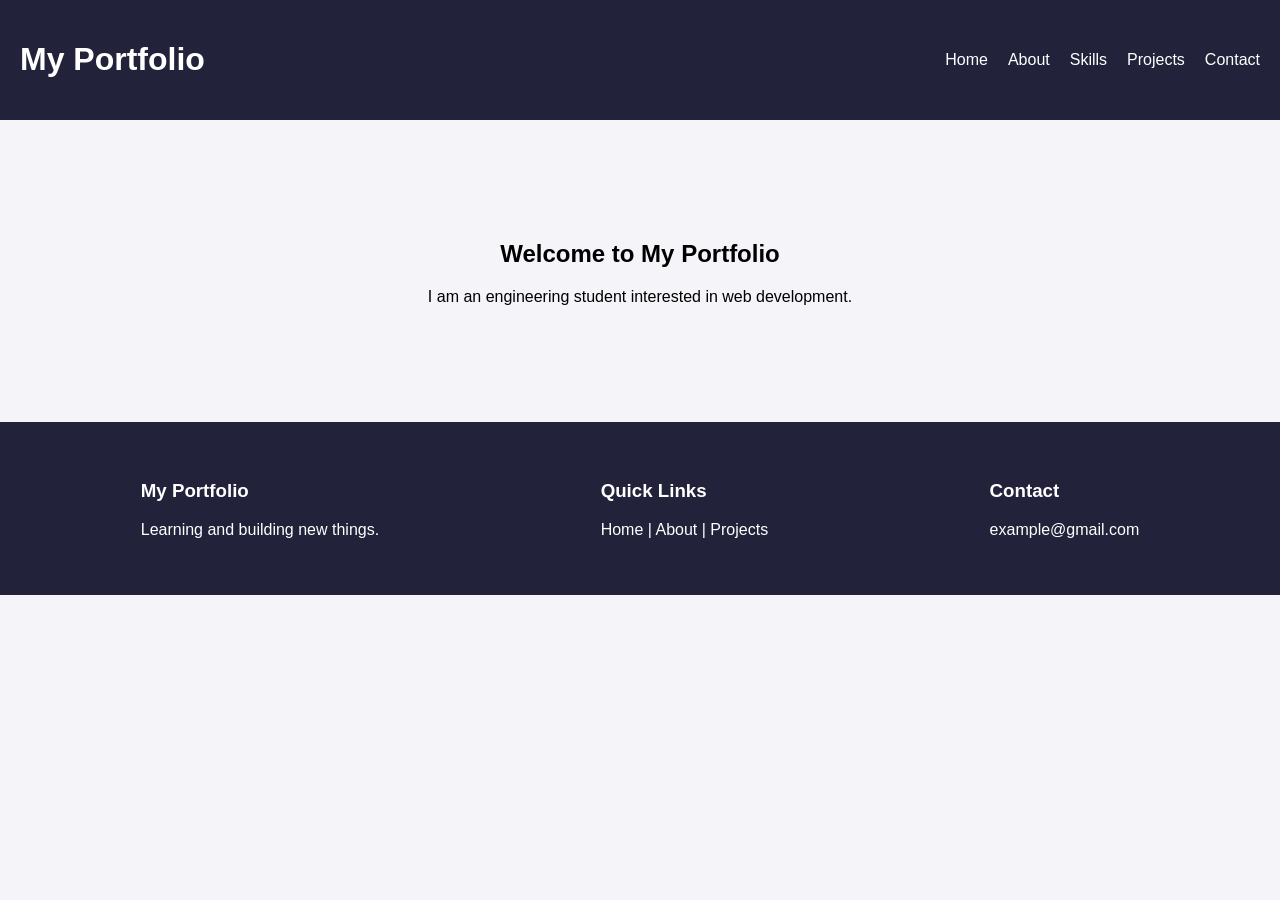
<file: P10-Portfolio-Header-Footer-Flexbox/index.html>
<!DOCTYPE html>
<html>
<head>
    <title>Portfolio Header Footer</title>
    <link rel="stylesheet" href="style.css">
</head>

<body>

    <header>
        <h1>My Portfolio</h1>

        <nav>
            <a href="#">Home</a>
            <a href="#">About</a>
            <a href="#">Skills</a>
            <a href="#">Projects</a>
            <a href="#">Contact</a>
        </nav>
    </header>

    <main>
        <h2>Welcome to My Portfolio</h2>
        <p>I am an engineering student interested in web development.</p>
    </main>

    <footer>
        <div>
            <h3>My Portfolio</h3>
            <p>Learning and building new things.</p>
        </div>

        <div>
            <h3>Quick Links</h3>
            <p>Home | About | Projects</p>
        </div>

        <div>
            <h3>Contact</h3>
            <p>example@gmail.com</p>
        </div>
    </footer>

</body>
</html>
</file>
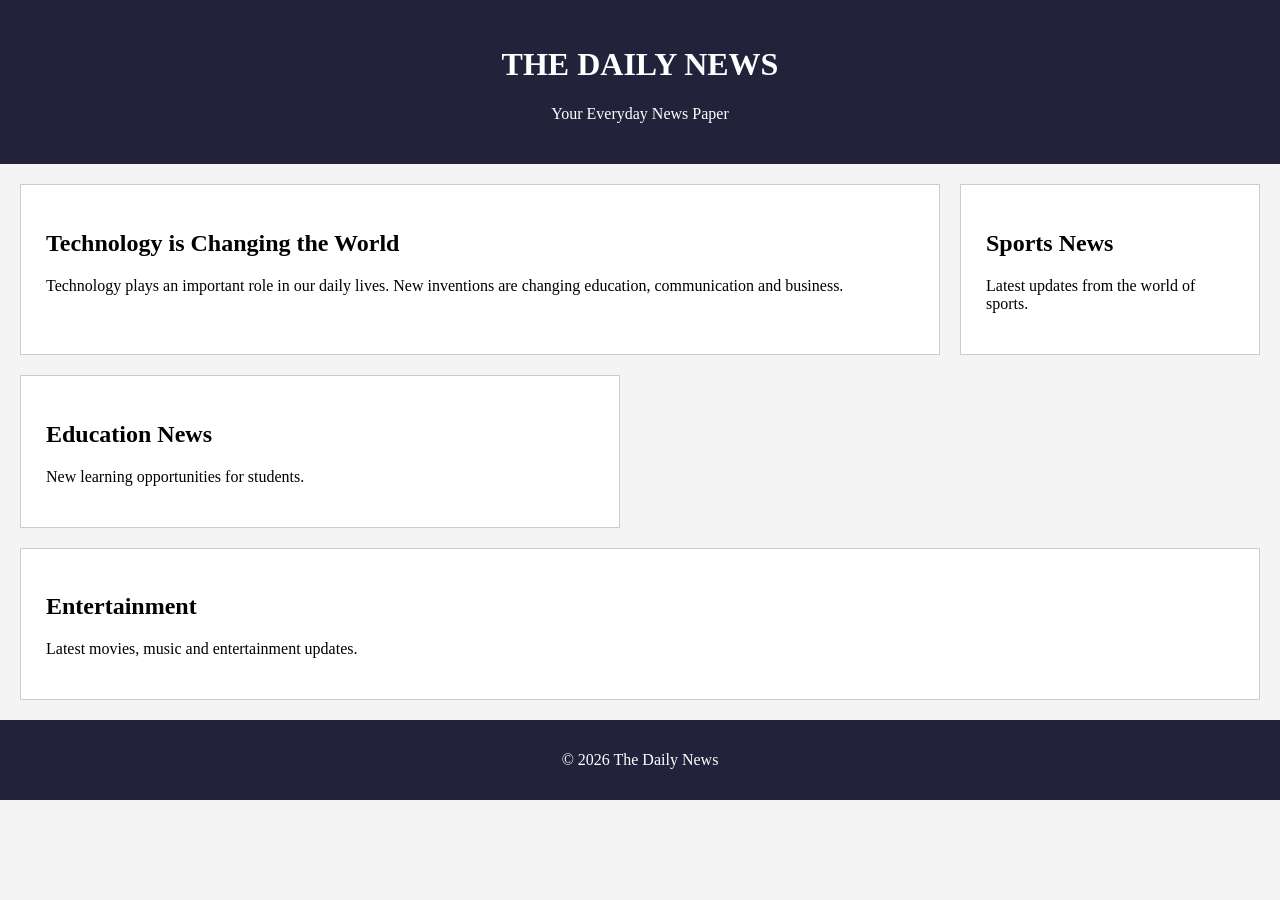
<file: P11-Newspaper-Three-Column-Grid/index.html>
<!DOCTYPE html>
<html>
<head>
    <title>Daily News</title>
    <link rel="stylesheet" href="style.css">
</head>

<body>

    <header>
        <h1>THE DAILY NEWS</h1>
        <p>Your Everyday News Paper</p>
    </header>

    <main class="container">

        <section class="main-news">
            <h2>Technology is Changing the World</h2>
            <p>
                Technology plays an important role in our daily lives.
                New inventions are changing education, communication
                and business.
            </p>
        </section>

        <section class="side-news">
            <h2>Sports News</h2>
            <p>Latest updates from the world of sports.</p>
        </section>

        <section class="third-news">
            <h2>Education News</h2>
            <p>New learning opportunities for students.</p>
        </section>

        <section class="bottom-news">
            <h2>Entertainment</h2>
            <p>Latest movies, music and entertainment updates.</p>
        </section>

    </main>

    <footer>
        <p>© 2026 The Daily News</p>
    </footer>

</body>
</html>
</file>
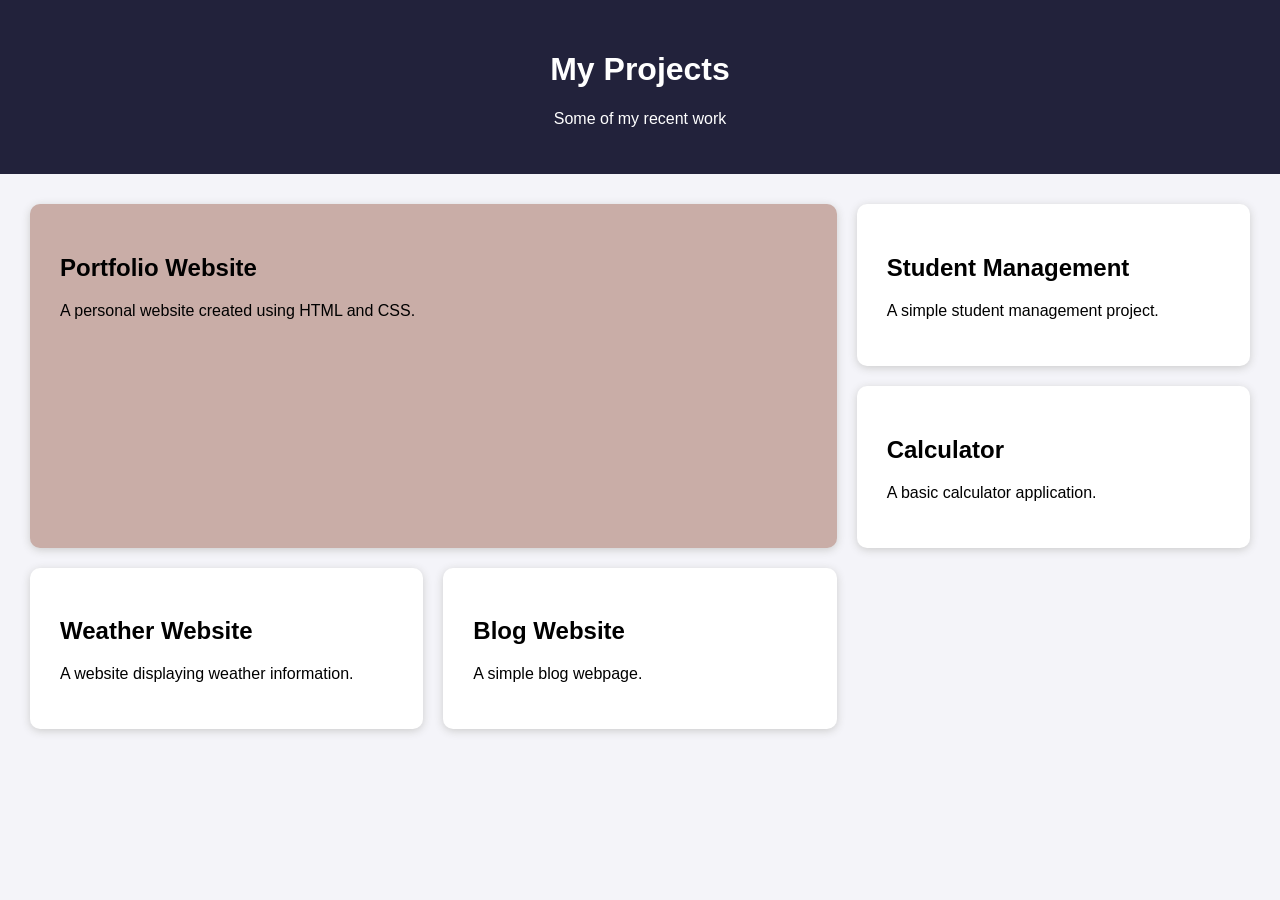
<file: P12-Portfolio-Projects-Advanced-Grid/index.html>
<!DOCTYPE html>
<html>
<head>
    <title>My Projects</title>
    <link rel="stylesheet" href="style.css">
</head>

<body>

    <header>
        <h1>My Projects</h1>
        <p>Some of my recent work</p>
    </header>

    <main class="project-grid">

        <div class="project featured">
            <h2>Portfolio Website</h2>
            <p>A personal website created using HTML and CSS.</p>
        </div>

        <div class="project">
            <h2>Student Management</h2>
            <p>A simple student management project.</p>
        </div>

        <div class="project">
            <h2>Calculator</h2>
            <p>A basic calculator application.</p>
        </div>

        <div class="project">
            <h2>Weather Website</h2>
            <p>A website displaying weather information.</p>
        </div>

        <div class="project">
            <h2>Blog Website</h2>
            <p>A simple blog webpage.</p>
        </div>

    </main>

</body>
</html>
</file>
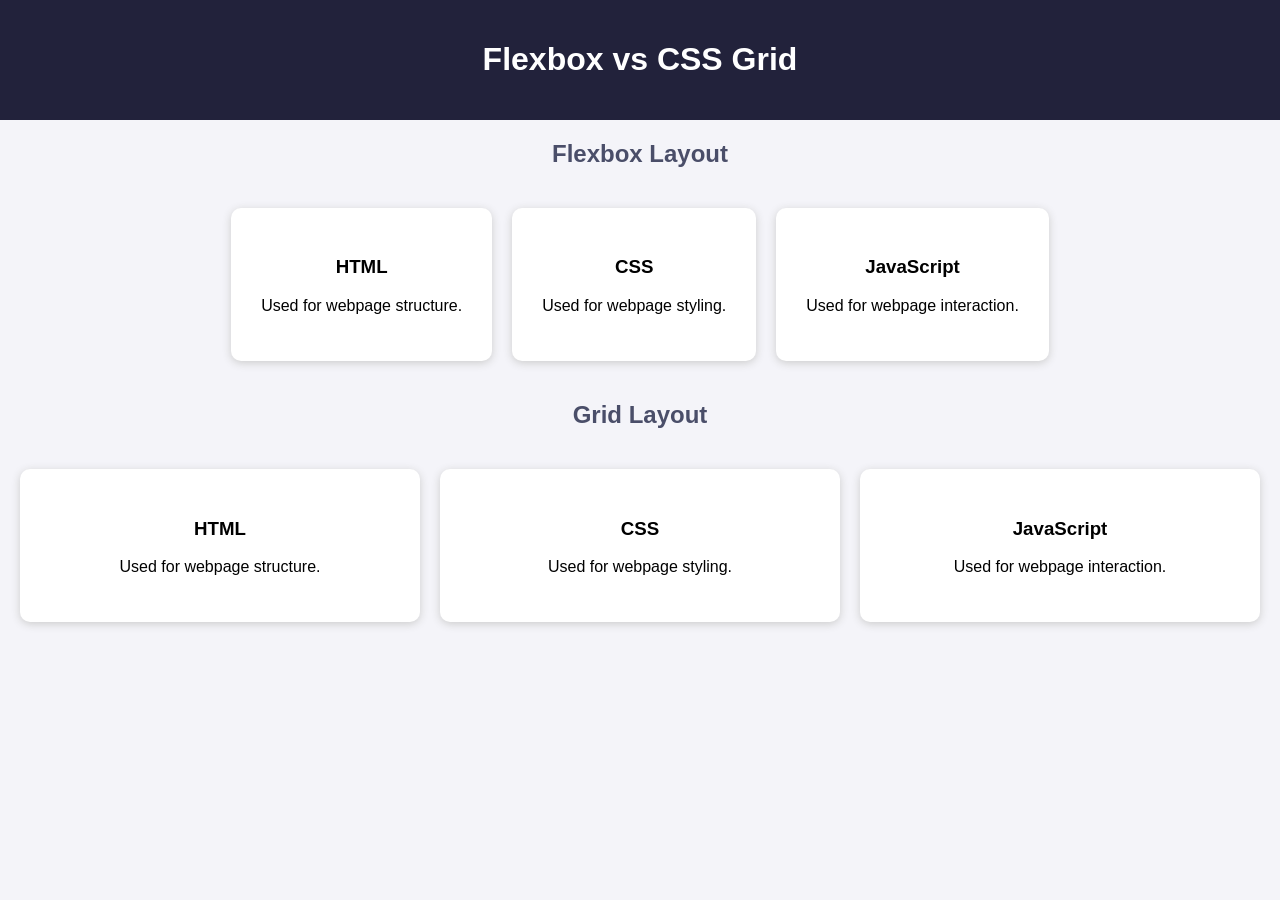
<file: P13-Flexbox-or-Grid-Shared-Layout/index.html>
<!DOCTYPE html>
<html>
<head>
    <title>Flexbox vs Grid</title>
    <link rel="stylesheet" href="style.css">
</head>

<body>

    <header>
        <h1>Flexbox vs CSS Grid</h1>
    </header>

    <h2>Flexbox Layout</h2>

    <div class="flex-container">

        <div class="card">
            <h3>HTML</h3>
            <p>Used for webpage structure.</p>
        </div>

        <div class="card">
            <h3>CSS</h3>
            <p>Used for webpage styling.</p>
        </div>

        <div class="card">
            <h3>JavaScript</h3>
            <p>Used for webpage interaction.</p>
        </div>

    </div>

    <h2>Grid Layout</h2>

    <div class="grid-container">

        <div class="card">
            <h3>HTML</h3>
            <p>Used for webpage structure.</p>
        </div>

        <div class="card">
            <h3>CSS</h3>
            <p>Used for webpage styling.</p>
        </div>

        <div class="card">
            <h3>JavaScript</h3>
            <p>Used for webpage interaction.</p>
        </div>

    </div>

</body>
</html>
</file>
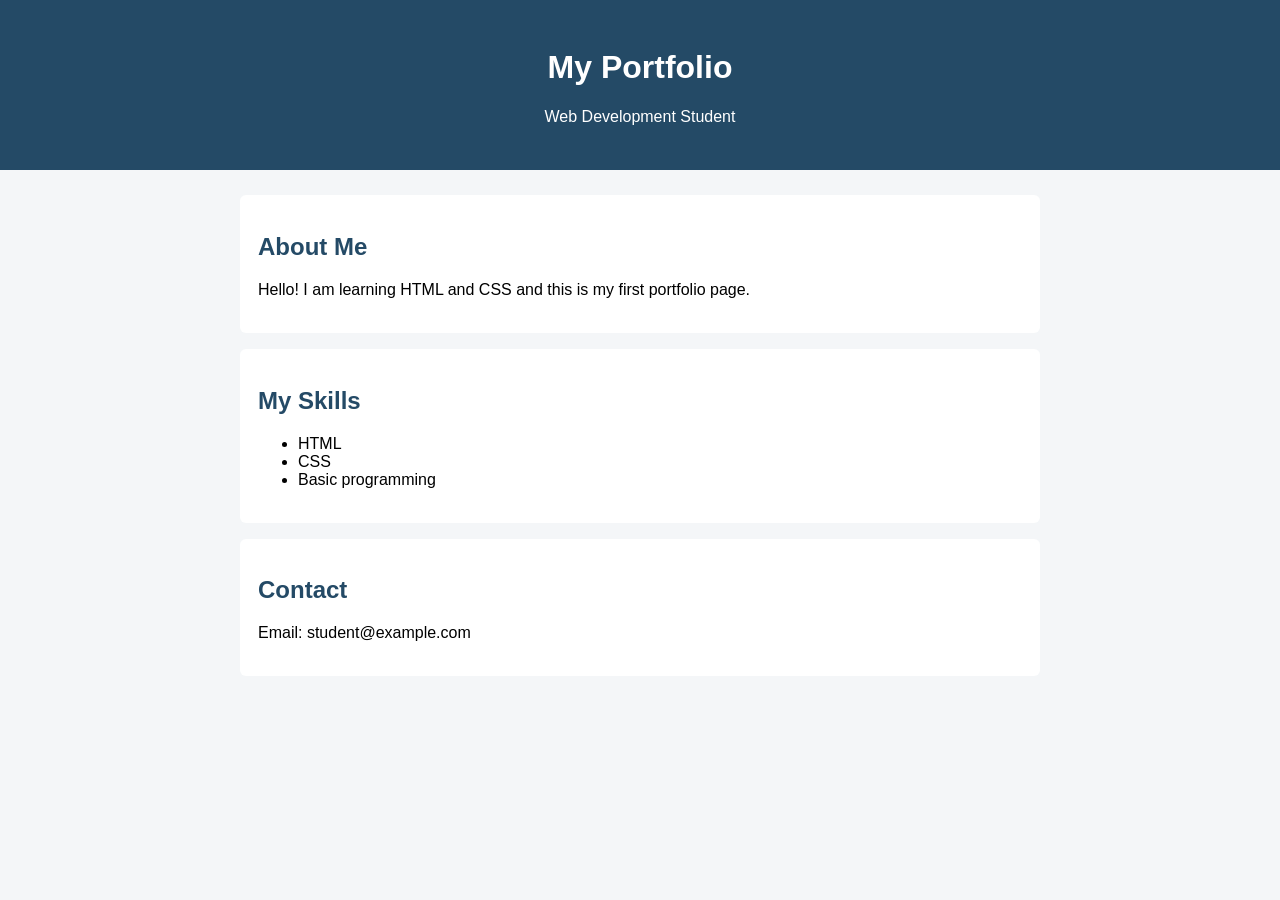
<file: P2-Portfolio-Repository/index.html>
<!DOCTYPE html>
<html lang="en">
<head>
  <meta charset="UTF-8">
  <title>My Portfolio</title>
  <link rel="stylesheet" href="style.css">
</head>
<body>
  <header>
    <h1>My Portfolio</h1>
    <p>Web Development Student</p>
  </header>
  <main>
    <section>
      <h2>About Me</h2>
      <p>Hello! I am learning HTML and CSS and this is my first portfolio page.</p>
    </section>
    <section>
      <h2>My Skills</h2>
      <ul><li>HTML</li><li>CSS</li><li>Basic programming</li></ul>
    </section>
    <section>
      <h2>Contact</h2>
      <p>Email: student@example.com</p>
    </section>
  </main>
</body>
</html>
</file>
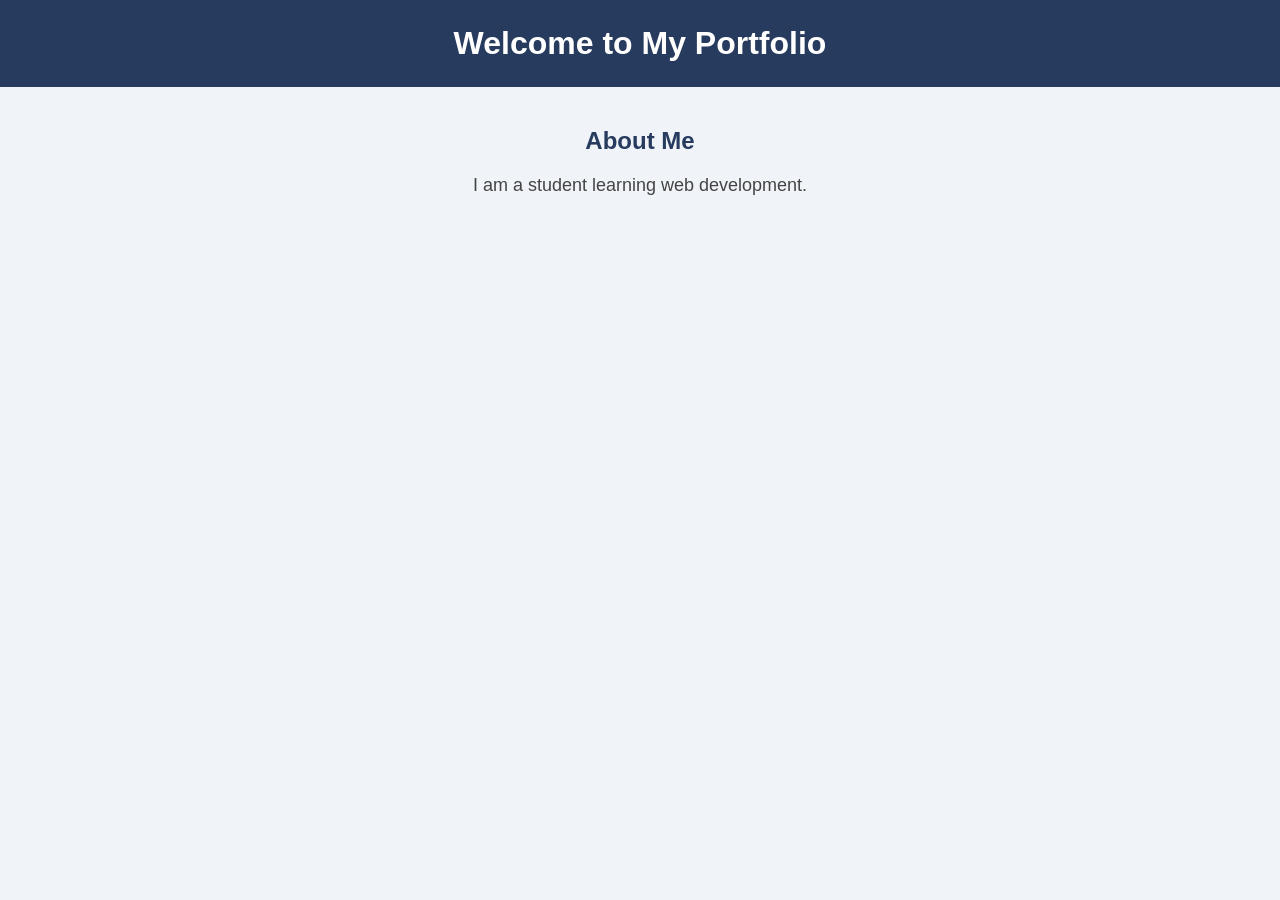
<file: P3-Feature-Branch-Workflow/index.html>
<!DOCTYPE html>
<html>
<head>
    <title>My Portfolio</title>
    <link rel="stylesheet" href="style.css">
</head>
<body>

    <h1>Welcome to My Portfolio</h1>

    <h2>About Me</h2>
    <p>I am a student learning web development.</p>

</body>
</html>
</file>
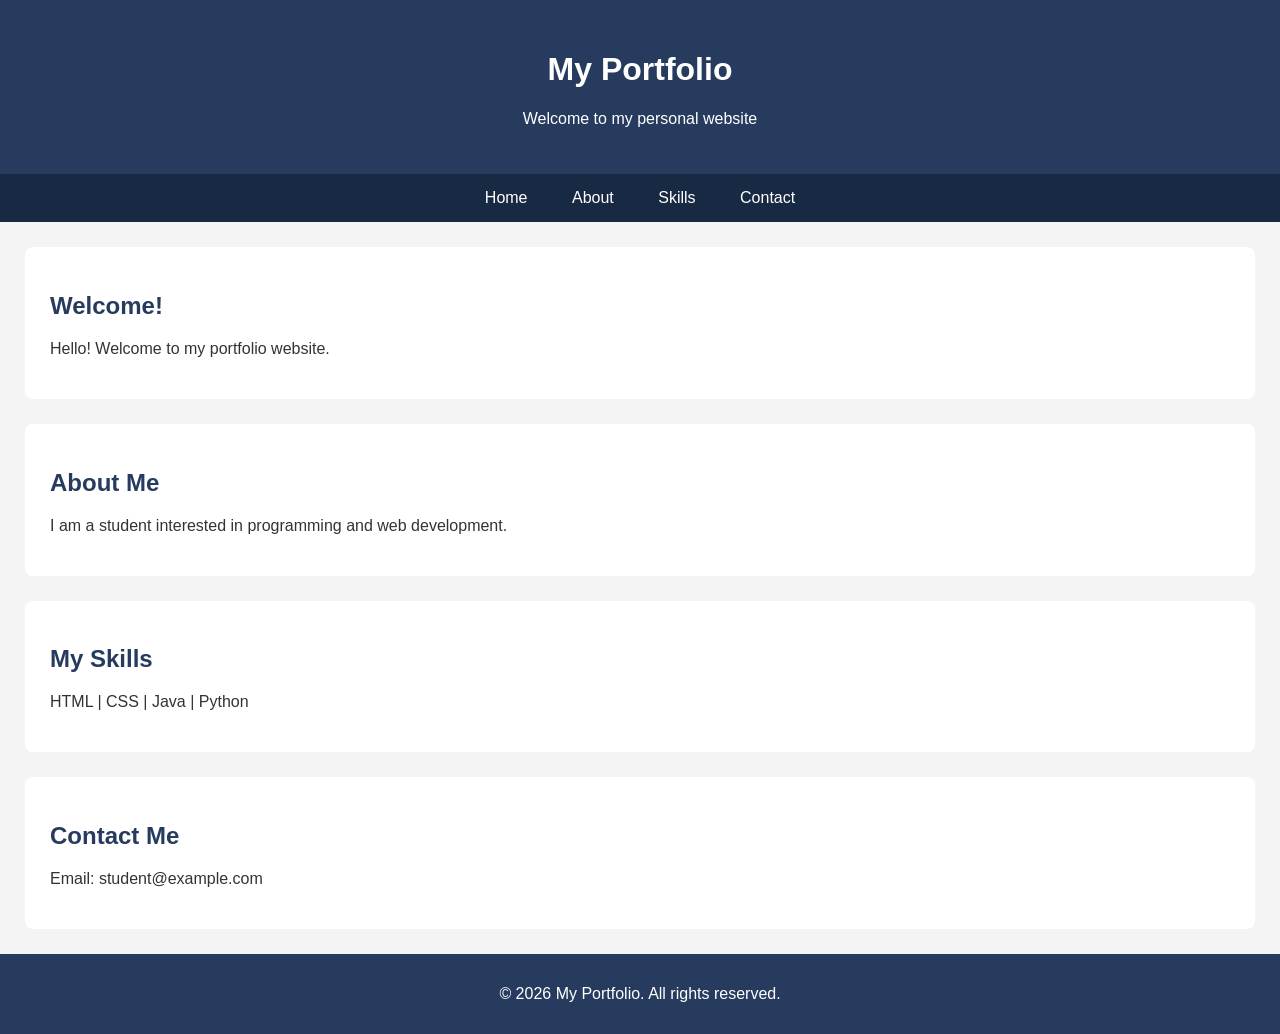
<file: P4-GitHub-README-and-Tags/index.html>
<!DOCTYPE html>
<html>
<head>
    <title>My Portfolio</title>
    <link rel="stylesheet" href="style.css">
</head>
<body>

    <header>
        <h1>My Portfolio</h1>
        <p>Welcome to my personal website</p>
    </header>

    <nav>
        <a href="#home">Home</a>
        <a href="#about">About</a>
        <a href="#skills">Skills</a>
        <a href="#contact">Contact</a>
    </nav>

    <section id="home">
        <h2>Welcome!</h2>
        <p>Hello! Welcome to my portfolio website.</p>
    </section>

    <section id="about">
        <h2>About Me</h2>
        <p>I am a student interested in programming and web development.</p>
    </section>

    <section id="skills">
        <h2>My Skills</h2>
        <p>HTML | CSS | Java | Python</p>
    </section>

    <section id="contact">
        <h2>Contact Me</h2>
        <p>Email: student@example.com</p>
    </section>

    <footer>
        <p>© 2026 My Portfolio. All rights reserved.</p>
    </footer>

</body>
</html>
</file>
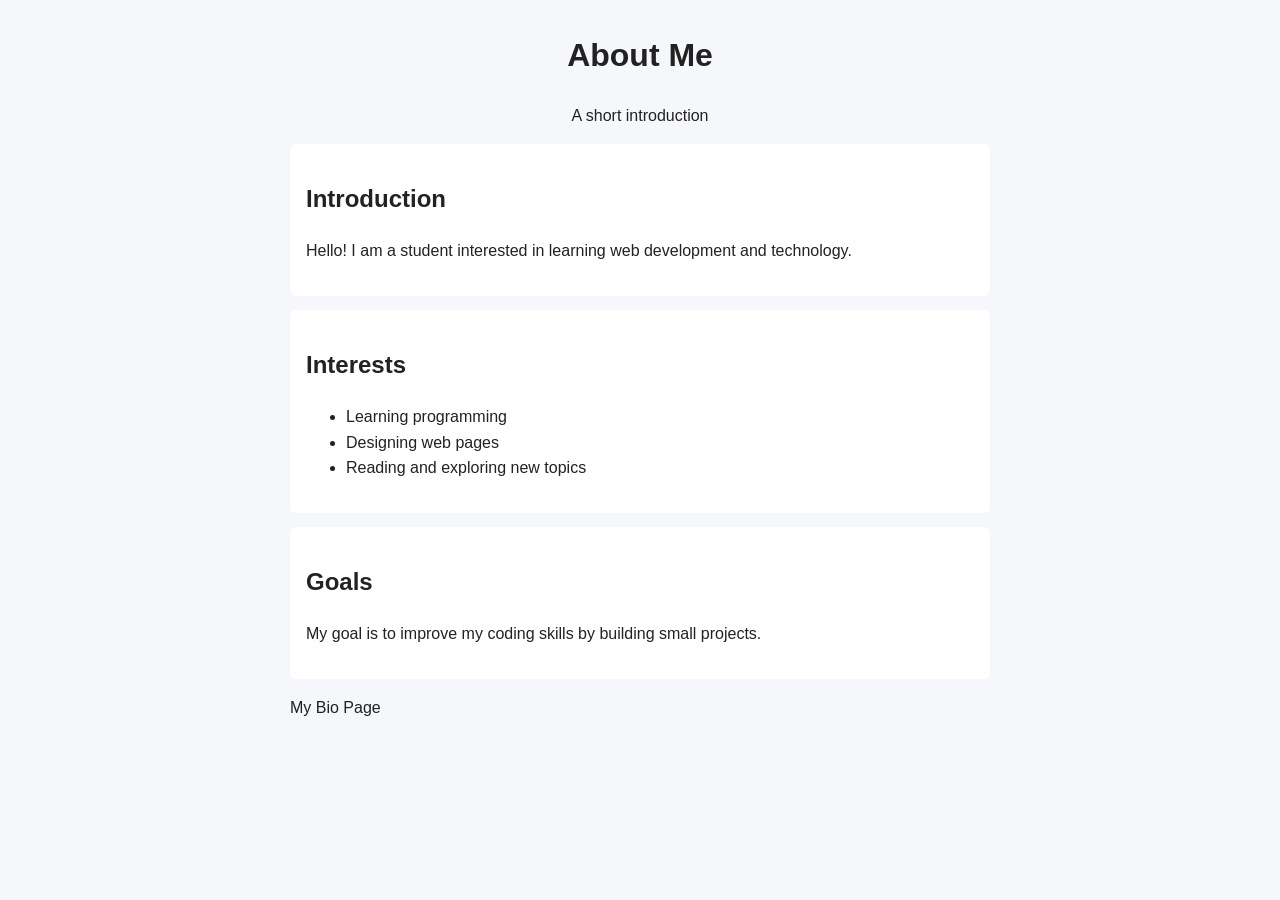
<file: P5-Semantic-Bio-Page/index.html>
<!DOCTYPE html>
<html lang="en">
<head>
 
  <title>My Bio</title>
  <style>
    body { font-family: Arial, sans-serif; line-height: 1.6; margin: 30px; background: #f5f7fa; color: #222; }
    header, main, footer { max-width: 700px; margin: auto; }
    header { text-align: center; }
    section { background: white; padding: 16px; margin: 14px 0; border-radius: 6px; }
  </style>
</head>
<body>
  <header>
    <h1>About Me</h1>
    <p>A short introduction</p>
  </header>
  <main>
    <section>
      <h2>Introduction</h2>
      <p>Hello! I am a student interested in learning web development and technology.</p>
    </section>
    <section>
      <h2>Interests</h2>
      <ul><li>Learning programming</li><li>Designing web pages</li><li>Reading and exploring new topics</li></ul>
    </section>
    <section>
      <h2>Goals</h2>
      <p>My goal is to improve my coding skills by building small projects.</p>
    </section>
  </main>
  <footer><p>My Bio Page</p></footer>
</body>
</html>
</file>
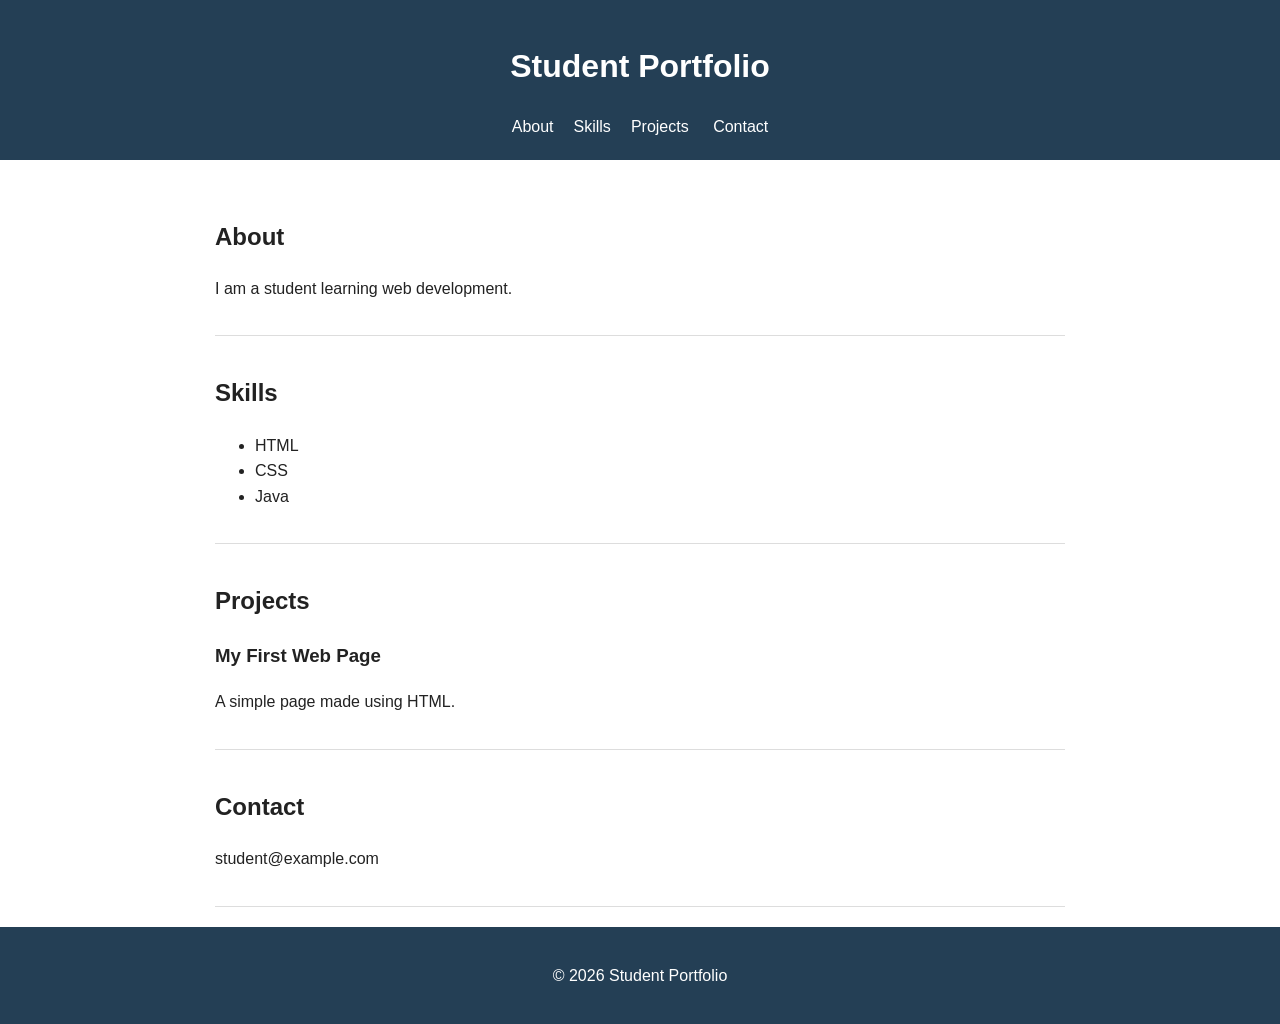
<file: P6-Semantic-Portfolio-Structure/index.html>
<!DOCTYPE html>
<html lang="en">
<head>
  <title>Student Portfolio</title>
  <link rel="stylesheet" href="style.css">
</head>
<body>
  <header>
    <h1>Student Portfolio</h1>
    <nav aria-label="Main navigation">
      <a href="#about">About</a><a href="#skills">Skills</a><a href="#projects">Projects</a>
      <a href="#contact">Contact</a>
    </nav>
  </header>
  <main>
    <section id="about"><h2>About</h2><p>I am a student learning web development.</p></section>
    <section id="skills"><h2>Skills</h2>
      <ul>
        <li>HTML</li>
        <li>CSS</li>
        <li>Java</li>
      </ul>
    </section>
    <section id="projects">
      <h2>Projects</h2>
      <article>
        <h3>My First Web Page</h3>
        <p>A simple page made using HTML.</p>
      </article>
    </section>
    <section id="contact"><h2>Contact</h2><p>student@example.com</p></section>
  </main>
  <footer><p>© 2026 Student Portfolio</p></footer>
</body>
</html>
</file>
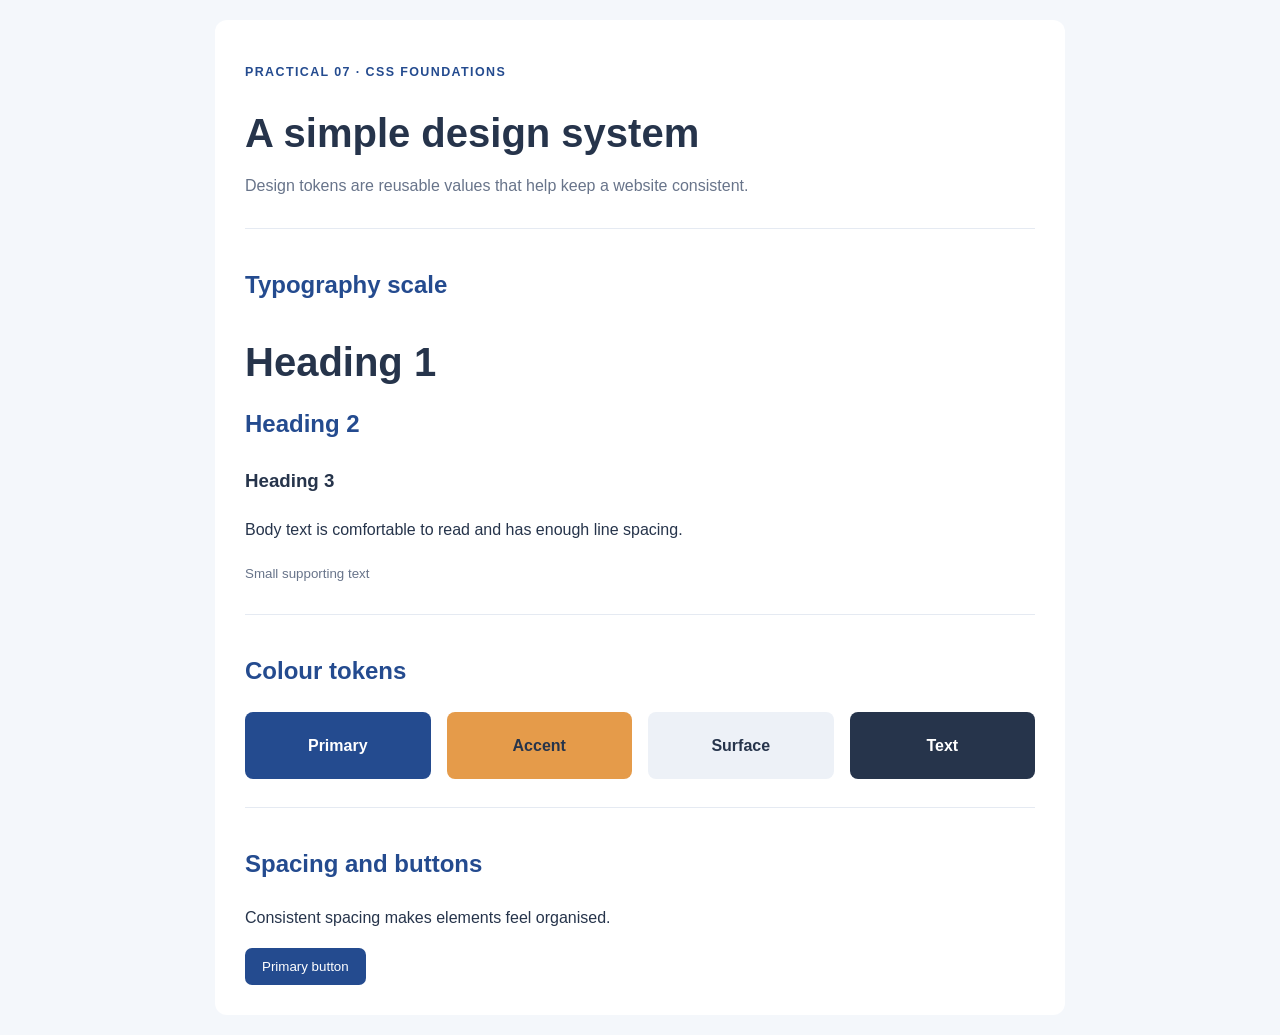
<file: P7-Design-Tokens-and-Typography/index.html>
<!DOCTYPE html>
<html>
<head>
  <title>A Simple Design System</title>
  <link rel="stylesheet" href="style.css">
</head>
<body>
  <main>
    <p class="eyebrow">PRACTICAL 07 · CSS FOUNDATIONS</p>
    <h1>A simple design system</h1>
    <p class="muted">Design tokens are reusable values that help keep a website consistent.</p>

    <section>
      <h2>Typography scale</h2>
      <h1>Heading 1</h1>
      <h2>Heading 2</h2>
      <h3>Heading 3</h3>
      <p>Body text is comfortable to read and has enough line spacing.</p>
      <small>Small supporting text</small>
    </section>

    <section>
      <h2>Colour tokens</h2>
      <div class="grid">
        <div class="primary">Primary</div>
        <div class="accent">Accent</div>
        <div class="surface">Surface</div>
        <div class="ink">Text</div>
      </div>
    </section>

    <section>
      <h2>Spacing and buttons</h2>
      <p>Consistent spacing makes elements feel organised.</p>
      <button>Primary button</button>
    </section>
  </main>
</body>
</html>
</file>
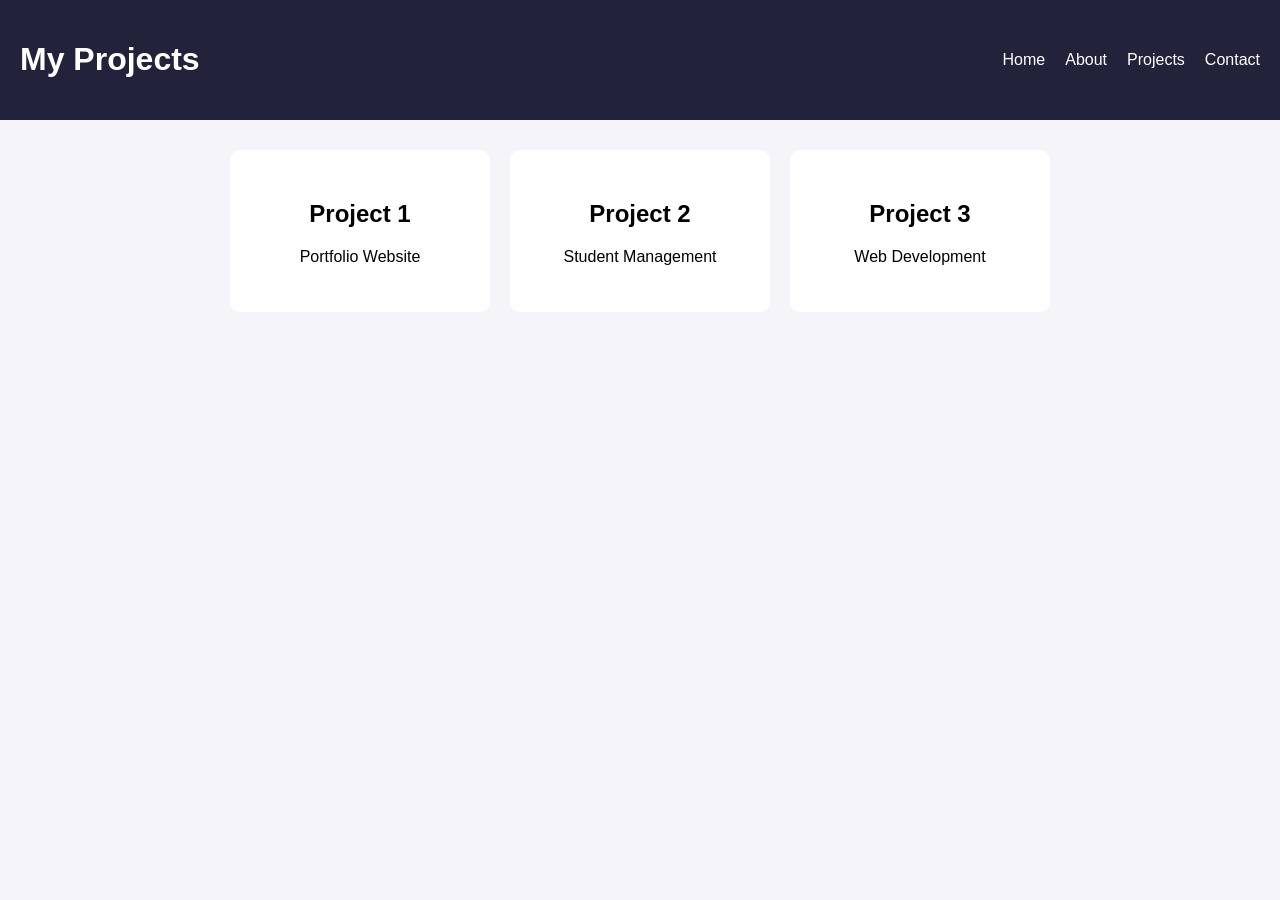
<file: P9-Responsive-Navbar-and-Flexbox-Grid/index.html>
<!DOCTYPE html>
<html>
<head>
    <title>Responsive Layout</title>
    <link rel="stylesheet" href="style.css">
</head>

<body>

    <header>
        <h1>My Projects</h1>

        <nav>
            <a href="#">Home</a>
            <a href="#">About</a>
            <a href="#">Projects</a>
            <a href="#">Contact</a>
        </nav>
    </header>

    <main class="container">

        <div class="card">
            <h2>Project 1</h2>
            <p>Portfolio Website</p>
        </div>

        <div class="card">
            <h2>Project 2</h2>
            <p>Student Management</p>
        </div>

        <div class="card">
            <h2>Project 3</h2>
            <p>Web Development</p>
        </div>

    </main>

</body>
</html>
</file>
<file: P10-Portfolio-Header-Footer-Flexbox/style.css>
body {
    margin: 0;
    font-family: Arial;
    background-color: #f4f4f9;
}

header {
    background-color: #22223b;
    color: white;
    padding: 20px;
    display: flex;
    justify-content: space-between;
    align-items: center;
    flex-wrap: wrap;
}

nav {
    display: flex;
    gap: 20px;
}

nav a {
    color: white;
    text-decoration: none;
}

main {
    text-align: center;
    padding: 100px;
}

footer {
    background-color: #22223b;
    color: white;
    padding: 30px;
    display: flex;
    justify-content: space-around;
    align-items: center;
    flex-wrap: wrap;
}

footer div {
    padding: 10px;
}

@media (max-width: 600px) {
    header {
        flex-direction: column;
    }

    nav {
        flex-wrap: wrap;
        justify-content: center;
    }

    footer {
        flex-direction: column;
        text-align: center;
    }
}
</file>
<file: P11-Newspaper-Three-Column-Grid/style.css>
body {
    margin: 0;
    font-family: Georgia;
    background-color: #f4f4f4;
}

header {
    text-align: center;
    background-color: #22223b;
    color: white;
    padding: 25px;
}

.container {
    display: grid;
    grid-template-columns: 2fr 1fr 1fr;
    gap: 20px;
    padding: 20px;
}

.container section {
    background-color: white;
    padding: 25px;
    border: 1px solid #ccc;
}

.main-news {
    grid-column: span 2;
}

.bottom-news {
    grid-column: span 3;
}

footer {
    background-color: #22223b;
    color: white;
    text-align: center;
    padding: 15px;
}

@media (max-width: 600px) {
    .container {
        grid-template-columns: 1fr;
    }

    .main-news,
    .bottom-news {
        grid-column: span 1;
    }
}
</file>
<file: P12-Portfolio-Projects-Advanced-Grid/style.css>
body {
    margin: 0;
    font-family: Arial;
    background-color: #f4f4f9;
}

header {
    background-color: #22223b;
    color: white;
    text-align: center;
    padding: 30px;
}

.project-grid {
    display: grid;
    grid-template-columns: repeat(3, 1fr);
    gap: 20px;
    padding: 30px;
}

.project {
    background-color: white;
    padding: 30px;
    border-radius: 10px;
    box-shadow: 0 2px 8px #ccc;
}

.featured {
    grid-column: span 2;
    grid-row: span 2;
    background-color: #c9ada7;
}

@media (max-width: 700px) {
    .project-grid {
        grid-template-columns: repeat(2, 1fr);
    }

    .featured {
        grid-column: span 2;
        grid-row: span 1;
    }
}

@media (max-width: 450px) {
    .project-grid {
        grid-template-columns: 1fr;
    }

    .featured {
        grid-column: span 1;
    }
}
</file>
<file: P13-Flexbox-or-Grid-Shared-Layout/style.css>
body {
    margin: 0;
    font-family: Arial;
    background-color: #f4f4f9;
}

header {
    background-color: #22223b;
    color: white;
    text-align: center;
    padding: 20px;
}

h2 {
    text-align: center;
    color: #4a4e69;
}

/* Flexbox Layout */

.flex-container {
    display: flex;
    justify-content: center;
    gap: 20px;
    flex-wrap: wrap;
    padding: 20px;
}

/* Grid Layout */

.grid-container {
    display: grid;
    grid-template-columns: repeat(3, 1fr);
    gap: 20px;
    padding: 20px;
}

.card {
    background-color: white;
    padding: 30px;
    text-align: center;
    border-radius: 10px;
    box-shadow: 0 2px 8px #ccc;
}

@media (max-width: 600px) {
    .grid-container {
        grid-template-columns: 1fr;
    }
}
</file>
<file: P2-Portfolio-Repository/style.css>
body { font-family: Arial, sans-serif; 
      margin: 0;
      background: rgb(244, 246, 248);
      color: black; }
header { background: rgb(36, 74, 102); 
        color: white;
        text-align: center; 
        padding: 28px; }
main { max-width: 800px; 
      margin: 25px auto;
      padding: 0 18px; }
section {
  background: white; 
  padding: 18px; 
  margin-bottom: 16px; 
  border-radius: 6px; }
h2 { 
  color: #244a66; }
</file>
<file: P3-Feature-Branch-Workflow/style.css>
body {
    font-family: Arial, sans-serif;
    background-color: #f0f4f8;
    margin: 0;
    padding: 0;
    text-align: center;
}

h1 {
    background-color: #263b5e;
    color: white;
    padding: 25px;
    margin: 0;
}

h2 {
    color: #263b5e;
    margin-top: 40px;
}

p {
    color: #444;
    font-size: 18px;
    margin: 20px;
}
</file>
<file: P4-GitHub-README-and-Tags/style.css>
body {
    font-family: Arial, sans-serif;
    margin: 0;
    background-color: #f4f4f4;
    color: #333;
}

header {
    background-color: #263b5e;
    color: white;
    text-align: center;
    padding: 30px;
}

nav {
    background-color: #182943;
    padding: 15px;
    text-align: center;
}

nav a {
    color: white;
    text-decoration: none;
    margin: 20px;
    font-size: 16px;
}

nav a:hover {
    color: #ffd166;
}

section {
    background-color: white;
    margin: 25px;
    padding: 25px;
    border-radius: 8px;
}

h2 {
    color: #263b5e;
}

footer {
    background-color: #263b5e;
    color: white;
    text-align: center;
    padding: 15px;
}
</file>
<file: P6-Semantic-Portfolio-Structure/style.css>
body { margin: 0;
      font-family: Arial, sans-serif;
      color: #222;
      line-height: 1.6; }
header, footer { background: #243f55;
                color: white;
                padding: 20px; 
                text-align: center; }
nav a { color: white;
       margin: 0 10px;
       text-decoration: none; }
main { max-width: 850px; 
      margin: auto; 
      padding: 20px; }
section { padding: 18px 0;
         border-bottom: 1px solid #ddd; }
</file>
<file: P7-Design-Tokens-and-Typography/style.css>
* { box-sizing: border-box; }
body { margin: 0; padding: 20px; font: 16px/1.7 Arial, sans-serif; color: #26344b; background: #f4f7fb; }
main { max-width: 850px; margin: auto; padding: 30px; background: #fff; border-radius: 12px; }
.eyebrow, h2 { color: #244b8f; }
.eyebrow { font-size: .78rem; letter-spacing: 1.4px; }
.eyebrow, .grid div { font-weight: bold; }
h1 { font-size: 2.5rem; line-height: 1.15; margin-bottom: 0; }
.muted, small { color: #68748a; }
section { margin-top: 28px; padding-top: 16px; border-top: 1px solid #e5eaf2; }
.grid { display: grid; grid-template-columns: repeat(auto-fit, minmax(140px, 1fr)); gap: 16px; }
.grid div { padding: 20px 10px; text-align: center; border-radius: 8px; }
.primary, .ink, button { color: #fff; }
.primary, button { background: #244b8f; }
.accent { background: #e59b4a; }
.surface { background: #edf1f7; }
.ink { background: #26344b; }
button { padding: 11px 17px; border: 0; border-radius: 7px; }
</file>
<file: P9-Responsive-Navbar-and-Flexbox-Grid/style.css>
body {
    margin: 0;
    font-family: Arial;
    background-color: #f4f4f9;
}

header {
    background-color: #22223b;
    color: white;
    padding: 20px;
    display: flex;
    justify-content: space-between;
    align-items: center;
    flex-wrap: wrap;
}

nav {
    display: flex;
    gap: 20px;
}

nav a {
    color: white;
    text-decoration: none;
}

.container {
    display: flex;
    justify-content: center;
    gap: 20px;
    flex-wrap: wrap;
    padding: 30px;
}

.card {
    background-color: white;
    padding: 30px;
    width: 200px;
    border-radius: 10px;
    text-align: center;
}

@media (max-width: 600px) {

    header {
        flex-direction: column;
    }

    nav {
        flex-direction: column;
        text-align: center;
    }

    .card {
        width: 100%;
    }
}
</file>
